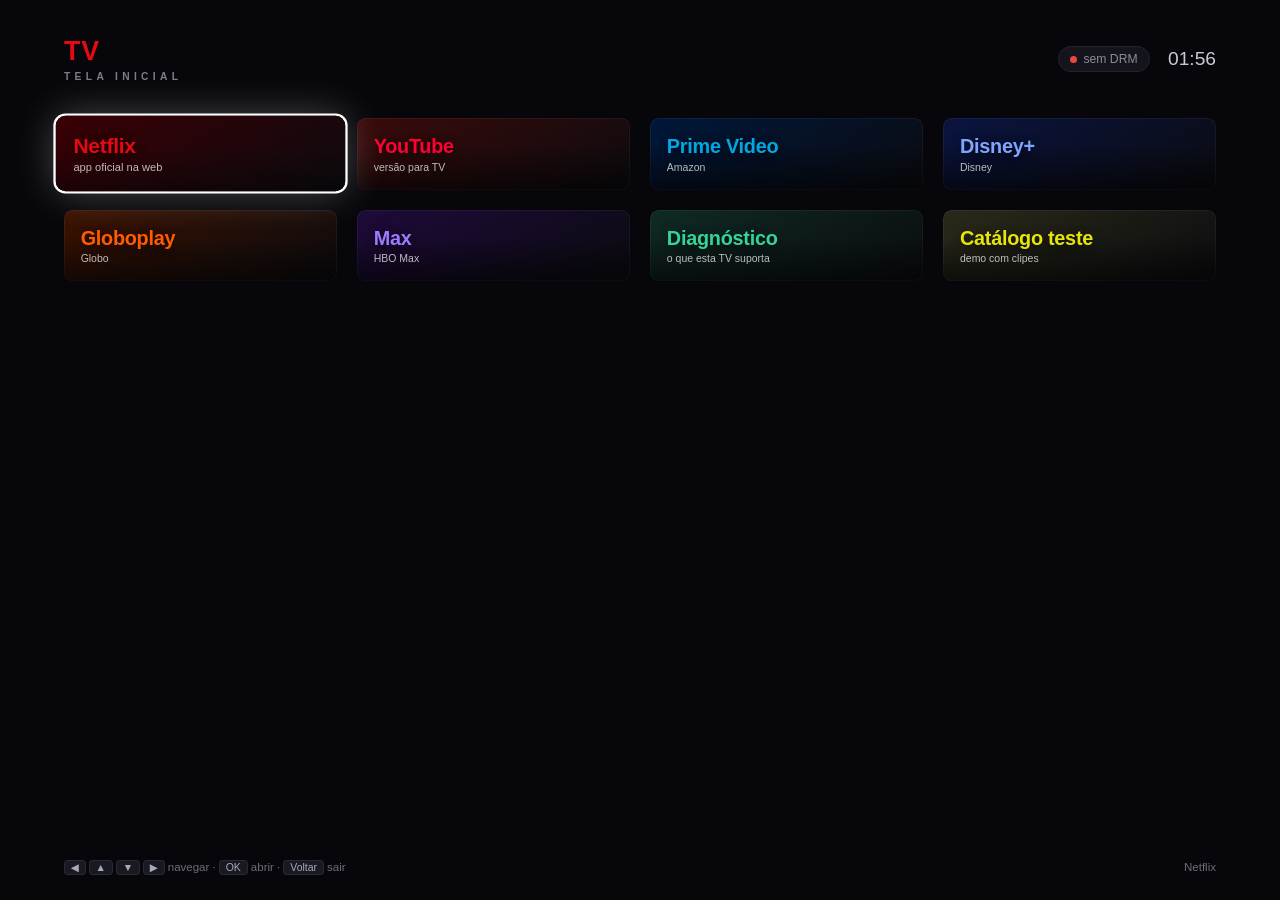
<file: index.html>
<!doctype html>
<html lang="pt-BR">
<head>
<meta charset="utf-8">
<meta name="viewport" content="width=device-width,initial-scale=1,viewport-fit=cover">
<title>TV</title>
<meta name="theme-color" content="#07070b">
<link rel="manifest" href="manifest.webmanifest">
<link rel="icon" href="icons/icon-192.png">
<link rel="apple-touch-icon" href="icons/icon-192.png">
<style>
  *{box-sizing:border-box;margin:0;padding:0}
  html,body{height:100%;background:#07070b;color:#f4f4f7;overflow:hidden;font-family:"Helvetica Neue",Arial,System,system-ui,sans-serif;-webkit-font-smoothing:antialiased}
  body{padding:4vh 5vw 3vh;display:flex;flex-direction:column;cursor:default}
  header{display:flex;align-items:center;justify-content:space-between;margin-bottom:4vh}
  .brand{font-size:2.1vw;font-weight:900;letter-spacing:.06vw;color:#e50914}
  .brand small{display:block;font-size:.8vw;letter-spacing:.34vw;color:#7d7d8a;font-weight:600;margin-top:.35vw}
  .status{display:flex;align-items:center;gap:1.4vw;font-size:.95vw;color:#8d8d9a}
  .drm{display:flex;align-items:center;gap:.5vw;padding:.4vw .9vw;border-radius:2vw;background:#14141c;border:1px solid #24242f}
  .dot{width:.55vw;height:.55vw;border-radius:50%;background:#f59e0b}
  .dot.ok{background:#22c55e}.dot.no{background:#ef4444}
  .clock{font-variant-numeric:tabular-nums;font-size:1.5vw;font-weight:300;color:#c9c9d3}
  .grid{display:grid;grid-template-columns:repeat(4,1fr);gap:1.6vw;flex:1;align-content:start}
  .tile{position:relative;border-radius:.7vw;overflow:hidden;display:flex;flex-direction:column;justify-content:flex-end;
        padding:1.3vw;outline:none;transition:transform .16s cubic-bezier(.22,.61,.36,1),box-shadow .16s;background:#15151d;
        box-shadow:inset 0 0 0 1px rgba(255,255,255,.05)}
  .tile::after{content:"";position:absolute;inset:0;background:linear-gradient(0deg,rgba(0,0,0,.55),transparent 62%)}
  .tile b{position:relative;z-index:2;font-size:1.55vw;font-weight:800;letter-spacing:-.02vw;text-shadow:0 2px 10px rgba(0,0,0,.5)}
  .tile span{position:relative;z-index:2;font-size:.82vw;color:rgba(255,255,255,.72);margin-top:.3vw}
  .tile.focused{transform:scale(1.06);box-shadow:0 0 0 .18vw #fff,0 0 3vw rgba(255,255,255,.28);z-index:5}
  .tile.focused::after{background:linear-gradient(0deg,rgba(0,0,0,.35),transparent 55%)}
  footer{margin-top:2.4vh;display:flex;justify-content:space-between;align-items:center;font-size:.9vw;color:#6d6d7a}
  kbd{background:#191922;border:1px solid #2a2a36;border-radius:.3vw;padding:.1vw .45vw;font-family:inherit;font-size:.82vw;color:#a9a9b6}
  .toast{position:fixed;left:50%;bottom:6vh;transform:translate(-50%,2vh);background:#191922;border:1px solid #2c2c38;
         padding:.8vw 1.4vw;border-radius:.5vw;font-size:.95vw;opacity:0;transition:.2s;pointer-events:none}
  .toast.show{opacity:1;transform:translate(-50%,0)}
  @media (max-aspect-ratio:1/1){
    .brand{font-size:7vw}.brand small{font-size:2.6vw;letter-spacing:1vw}
    .grid{grid-template-columns:repeat(2,1fr);gap:3vw}.tile b{font-size:4.4vw}.tile span{font-size:2.8vw}
    .clock{font-size:5vw}.status{font-size:2.8vw}.dot{width:2vw;height:2vw}footer{font-size:2.6vw}kbd{font-size:2.4vw}
  }
</style>
</head>
<body>
<header>
  <div class="brand">TV<small>TELA INICIAL</small></div>
  <div class="status">
    <div class="drm"><i class="dot" id="d"></i><span id="drmtxt">testando DRM…</span></div>
    <div class="clock" id="clock"></div>
  </div>
</header>

<div class="grid" id="grid"></div>

<footer>
  <span><kbd>◀</kbd> <kbd>▲</kbd> <kbd>▼</kbd> <kbd>▶</kbd> navegar · <kbd>OK</kbd> abrir · <kbd>Voltar</kbd> sair</span>
  <span id="hint">selecione um app</span>
</footer>
<div class="toast" id="toast"></div>

<script>
var APPS = [
  { name: 'Netflix',   desc: 'app oficial na web', url: 'https://www.netflix.com/browse', bg: 'linear-gradient(150deg,#3a0005,#0b0b0f)', fg: '#e50914' },
  { name: 'YouTube',   desc: 'versão para TV',     url: 'https://www.youtube.com/tv',      bg: 'linear-gradient(150deg,#3a0a0a,#0b0b0f)', fg: '#ff0033' },
  { name: 'Prime Video', desc: 'Amazon',           url: 'https://www.primevideo.com',      bg: 'linear-gradient(150deg,#00173a,#0b0b0f)', fg: '#00a8e1' },
  { name: 'Disney+',   desc: 'Disney',             url: 'https://www.disneyplus.com',      bg: 'linear-gradient(150deg,#0a1440,#0b0b0f)', fg: '#7ea6ff' },
  { name: 'Globoplay', desc: 'Globo',              url: 'https://globoplay.globo.com',     bg: 'linear-gradient(150deg,#3a1200,#0b0b0f)', fg: '#ff5c00' },
  { name: 'Max',       desc: 'HBO Max',            url: 'https://www.max.com',             bg: 'linear-gradient(150deg,#1e0a3a,#0b0b0f)', fg: '#9b7bff' },
  { name: 'Diagnóstico', desc: 'o que esta TV suporta', url: 'diag.html',                    bg: 'linear-gradient(150deg,#0f2a24,#0b0b0f)', fg: '#34d399' },
  { name: 'Catálogo teste', desc: 'demo com clipes', url: 'catalogo.html',                  bg: 'linear-gradient(150deg,#2a2a1a,#0b0b0f)', fg: '#e5e509' }
];

var grid = document.getElementById('grid');
APPS.forEach(function (a, i) {
  var t = document.createElement('div');
  t.className = 'tile focusable';
  t.tabIndex = 0;
  t.style.background = a.bg;
  t.innerHTML = '<b style="color:' + a.fg + '">' + a.name + '</b><span>' + a.desc + '</span>';
  t.addEventListener('click', function () { open(a); });
  t.addEventListener('mouseenter', function () { set(t); });
  grid.appendChild(t);
});

var cur = null;
function set(el) {
  if (!el) return;
  if (cur && cur !== el) cur.classList.remove('focused');
  cur = el; el.classList.add('focused');
  try { el.focus({ preventScroll: true }); } catch (e) { }
  document.getElementById('hint').textContent = APPS[[].indexOf.call(grid.children, el)].name;
}
function open(a) {
  toast('abrindo ' + a.name + '…');
  setTimeout(function () { location.href = a.url; }, 220);
}
function toast(m) {
  var t = document.getElementById('toast');
  t.textContent = m; t.classList.add('show');
  clearTimeout(toast._t); toast._t = setTimeout(function () { t.classList.remove('show'); }, 1600);
}

function all() { return [].slice.call(document.querySelectorAll('.tile')); }
document.addEventListener('keydown', function (e) {
  var k = e.keyCode;
  var dirs = { 37: 'left', 38: 'up', 39: 'right', 40: 'down', 33: 'up', 34: 'down' };
  var isOk = k === 13 || k === 32;
  var isBack = k === 8 || k === 27 || k === 461 || k === 10009;
  if (isBack) { e.preventDefault(); history.back(); return; }
  if (isOk) {
    e.preventDefault();
    if (!cur) { set(all()[0]); return; }
    cur.click(); return;
  }
  var dir = dirs[k];
  if (!dir) return;
  e.preventDefault();
  var list = all();
  var base = cur || list[0];
  if (!cur) { set(base); return; }
  var cr = base.getBoundingClientRect();
  var cx = cr.left + cr.width / 2, cy = cr.top + cr.height / 2;
  var vx = dir === 'left' ? -1 : dir === 'right' ? 1 : 0;
  var vy = dir === 'up' ? -1 : dir === 'down' ? 1 : 0;
  var best = null, bestScore = 1e9;
  list.forEach(function (c) {
    if (c === base) return;
    var r = c.getBoundingClientRect();
    var x = r.left + r.width / 2, y = r.top + r.height / 2;
    var px = x - cx, py = y - cy;
    var primary = px * vx + py * vy;
    if (primary < 4) return;
    var secondary = Math.abs(vx ? py : px);
    var overlap = vx ? (Math.min(cr.bottom, r.bottom) - Math.max(cr.top, r.top))
                     : (Math.min(cr.right, r.right) - Math.max(cr.left, r.left));
    var score = primary + secondary * 2.2 + (overlap <= 0 ? Math.abs(overlap) * 3 + 100 : 0);
    if (score < bestScore) { bestScore = score; best = c; }
  });
  if (best) set(best);
});

// gamepad
var last = {};
(function poll() {
  var pads = navigator.getGamepads ? navigator.getGamepads() : [];
  for (var i = 0; i < pads.length; i++) {
    var p = pads[i]; if (!p) continue;
    var ax = p.axes[0] || 0, ay = p.axes[1] || 0;
    var map = { 12: 38, 13: 40, 14: 37, 15: 39, 0: 13, 1: 27 };
    for (var b in map) {
      var pressed = p.buttons[b] && p.buttons[b].pressed;
      if (pressed && !last[b]) document.dispatchEvent(new KeyboardEvent('keydown', { keyCode: map[b], bubbles: true }));
      last[b] = pressed;
    }
    if (Math.abs(ax) > 0.6 || Math.abs(ay) > 0.6) {
      var code = Math.abs(ax) > Math.abs(ay) ? (ax > 0 ? 39 : 37) : (ay > 0 ? 40 : 38);
      if (!last.ax && performance.now() - (last.t || 0) > 220) {
        last.t = performance.now();
        document.dispatchEvent(new KeyboardEvent('keydown', { keyCode: code, bubbles: true }));
      }
      last.ax = true;
    } else last.ax = false;
  }
  requestAnimationFrame(poll);
})();

// clock
function tick() {
  var d = new Date();
  document.getElementById('clock').textContent =
    String(d.getHours()).padStart(2, '0') + ':' + String(d.getMinutes()).padStart(2, '0');
}
tick(); setInterval(tick, 15000);

// DRM check — decide se Netflix vai tocar aqui
(function drm() {
  if (!navigator.requestMediaKeySystemAccess) { mark('no', 'sem DRM'); return; }
  navigator.requestMediaKeySystemAccess('com.widevine.alpha', [{
    initDataTypes: ['cenc'],
    videoCapabilities: [{ contentType: 'video/mp4; codecs="avc1.42E01E"', robustness: 'SW_SECURE_DECODE' }],
    audioCapabilities: [{ contentType: 'audio/mp4; codecs="mp4a.40.2"' }]
  }]).then(function () { mark('ok', 'DRM: ok'); })
    .catch(function () { mark('no', 'sem DRM'); });
})();
function mark(cls, txt) {
  document.getElementById('d').className = 'dot ' + cls;
  document.getElementById('drmtxt').textContent = txt;
}

set(all()[0]);
if ('serviceWorker' in navigator && location.protocol !== 'file:') navigator.serviceWorker.register('sw.js').catch(function () { });
</script>
</body>
</html>
</file>
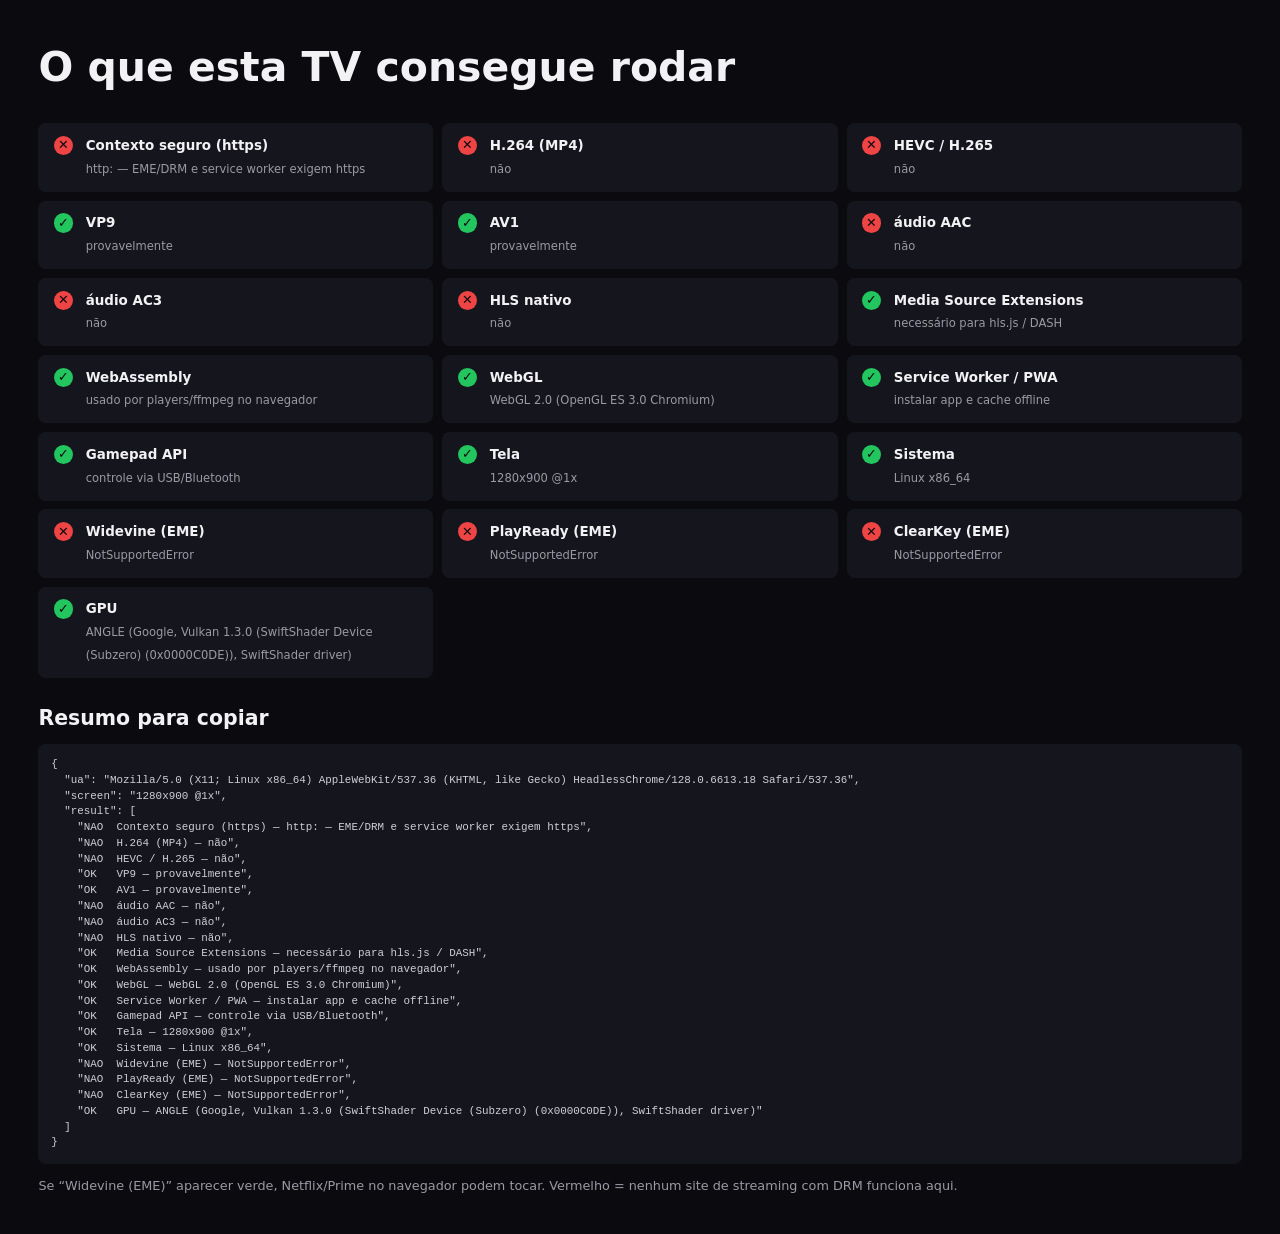
<file: diag.html>
<!doctype html>
<html lang="pt-BR">
<head>
<meta charset="utf-8">
<meta name="viewport" content="width=device-width,initial-scale=1">
<title>Diagnóstico da TV</title>
<style>
  :root{--ok:#22c55e;--no:#ef4444;--warn:#f59e0b}
  body{margin:0;background:#0b0b0f;color:#f2f2f5;font:16px/1.45 system-ui,-apple-system,"Segoe UI",sans-serif;padding:3vw}
  h1{font-size:3.2vw;margin:0 0 .6vw}
  .sub{color:#9a9aa5;font-size:1.4vw;margin-bottom:2vw}
  .grid{display:grid;grid-template-columns:repeat(auto-fit,minmax(26vw,1fr));gap:.7vw}
  .item{background:#15151d;border-radius:.6vw;padding:1vw 1.2vw;display:flex;gap:1vw;align-items:flex-start}
  .item b{display:block;font-size:1.05vw;font-weight:600}
  .item span{color:#9a9aa5;font-size:.9vw;word-break:break-word}
  .badge{flex:0 0 auto;width:1.5vw;height:1.5vw;border-radius:50%;font-size:1vw;display:grid;place-items:center;font-weight:700;color:#0b0b0f}
  .yes{background:var(--ok)} .nope{background:var(--no)} .maybe{background:var(--warn)}
  h2{font-size:1.6vw;margin:2vw 0 .8vw}
  pre{background:#15151d;padding:1vw;border-radius:.6vw;font-size:.85vw;overflow:auto;color:#cfcfd6}
  .note{font-size:1vw;color:#9a9aa5;margin-top:1vw}
  @media (max-aspect-ratio:1/1){h1{font-size:9vw}.sub{font-size:4vw}.item b{font-size:3.6vw}.item span{font-size:3vw}
    .badge{width:5vw;height:5vw;font-size:3.4vw}h2{font-size:5vw}pre{font-size:2.6vw}.note{font-size:3vw}
    .grid{grid-template-columns:1fr;gap:2vw}}
</style>
</head>
<body>
<h1>O que esta TV consegue rodar</h1>
<div class="sub" id="ua"></div>
<div class="grid" id="grid"></div>
<h2>Resumo para copiar</h2>
<pre id="out">rodando…</pre>
<div class="note">Se “Widevine (EME)” aparecer verde, Netflix/Prime no navegador podem tocar. Vermelho = nenhum site de streaming com DRM funciona aqui.</div>
<script>
const R = [];
const add = (label, status, detail) => { R.push({ label, status, detail }); };

function paint(){
  document.getElementById('grid').innerHTML = R.map(r => `
    <div class="item">
      <div class="badge ${r.status === 'yes' ? 'yes' : r.status === 'no' ? 'nope' : 'maybe'}">${r.status === 'yes' ? '✓' : r.status === 'no' ? '✕' : '?'}</div>
      <div><b>${r.label}</b><span>${r.detail || ''}</span></div>
    </div>`).join('');
  document.getElementById('out').textContent = JSON.stringify({
    ua: navigator.userAgent,
    screen: `${screen.width}x${screen.height} @${devicePixelRatio}x`,
    result: R.map(r => `${r.status === 'yes' ? 'OK  ' : r.status === 'no' ? 'NAO ' : '??? '} ${r.label} — ${r.detail || ''}`)
  }, null, 2);
}

add('Contexto seguro (https)', location.protocol === 'https:' || location.hostname === 'localhost' ? 'yes' : 'no',
    location.protocol + ' — EME/DRM e service worker exigem https');

const v = document.createElement('video');
const can = t => { const r = v.canPlayType(t); return r === 'probably' ? ['yes', 'provavelmente'] : r === 'maybe' ? ['maybe', 'talvez'] : ['no', 'não']; };
[['H.264 (MP4)', 'video/mp4; codecs="avc1.42E01E"'],
 ['HEVC / H.265', 'video/mp4; codecs="hvc1.1.6.L93.B0"'],
 ['VP9', 'video/webm; codecs="vp9"'],
 ['AV1', 'video/mp4; codecs="av01.0.05M.08"'],
 ['áudio AAC', 'audio/mp4; codecs="mp4a.40.2"'],
 ['áudio AC3', 'audio/mp4; codecs="ac-3"'],
 ['HLS nativo', 'application/vnd.apple.mpegurl']
].forEach(([n, t]) => { const [s, d] = can(t); add(n, s, d); });

add('Media Source Extensions', 'MediaSource' in window ? 'yes' : 'no', 'necessário para hls.js / DASH');
add('WebAssembly', typeof WebAssembly === 'object' ? 'yes' : 'no', 'usado por players/ffmpeg no navegador');

try {
  const c = document.createElement('canvas');
  const gl = c.getContext('webgl2') || c.getContext('webgl');
  add('WebGL', gl ? 'yes' : 'no', gl ? (gl.getParameter(gl.VERSION) || 'ok') : 'sem aceleração');
} catch (e) { add('WebGL', 'no', 'bloqueado'); }

add('Service Worker / PWA', 'serviceWorker' in navigator ? 'yes' : 'no', 'instalar app e cache offline');
add('Gamepad API', 'getGamepads' in navigator ? 'yes' : 'no', 'controle via USB/Bluetooth');

(async () => {
  // EME / DRM — o teste que decide tudo
  if (!navigator.requestMediaKeySystemAccess) { add('Widevine (EME)', 'no', 'API EME inexistente'); paint(); return; }
  const systems = [['Widevine', 'com.widevine.alpha'], ['PlayReady', 'com.microsoft.playready'], ['ClearKey', 'org.w3.clearkey']];
  const cfg = [{
    initDataTypes: ['cenc'],
    videoCapabilities: [{ contentType: 'video/mp4; codecs="avc1.42E01E"', robustness: 'SW_SECURE_DECODE' }],
    audioCapabilities: [{ contentType: 'audio/mp4; codecs="mp4a.40.2"' }]
  }];
  for (const [name, id] of systems) {
    try {
      const acc = await navigator.requestMediaKeySystemAccess(id, cfg);
      add(name + ' (EME)', 'yes', 'aceito: ' + acc.keySystem);
    } catch (e) {
      add(name + ' (EME)', 'no', (e && e.name) || 'recusado');
    }
  }
  paint();
  // mede decodificação real de um H.264 local, se possível
  try {
    const c = document.createElement('canvas');
    const gl = c.getContext('webgl');
    if (gl) { const ext = gl.getExtension('WEBGL_debug_renderer_info'); if (ext) add('GPU', 'yes', gl.getParameter(ext.UNMASKED_RENDERER_WEBGL)); }
  } catch {}
  paint();
})();
add('Tela', 'yes', `${screen.width}x${screen.height} @${devicePixelRatio}x`);
add('Sistema', 'yes', navigator.platform || '—');
paint();
</script>
</body>
</html>
</file>
